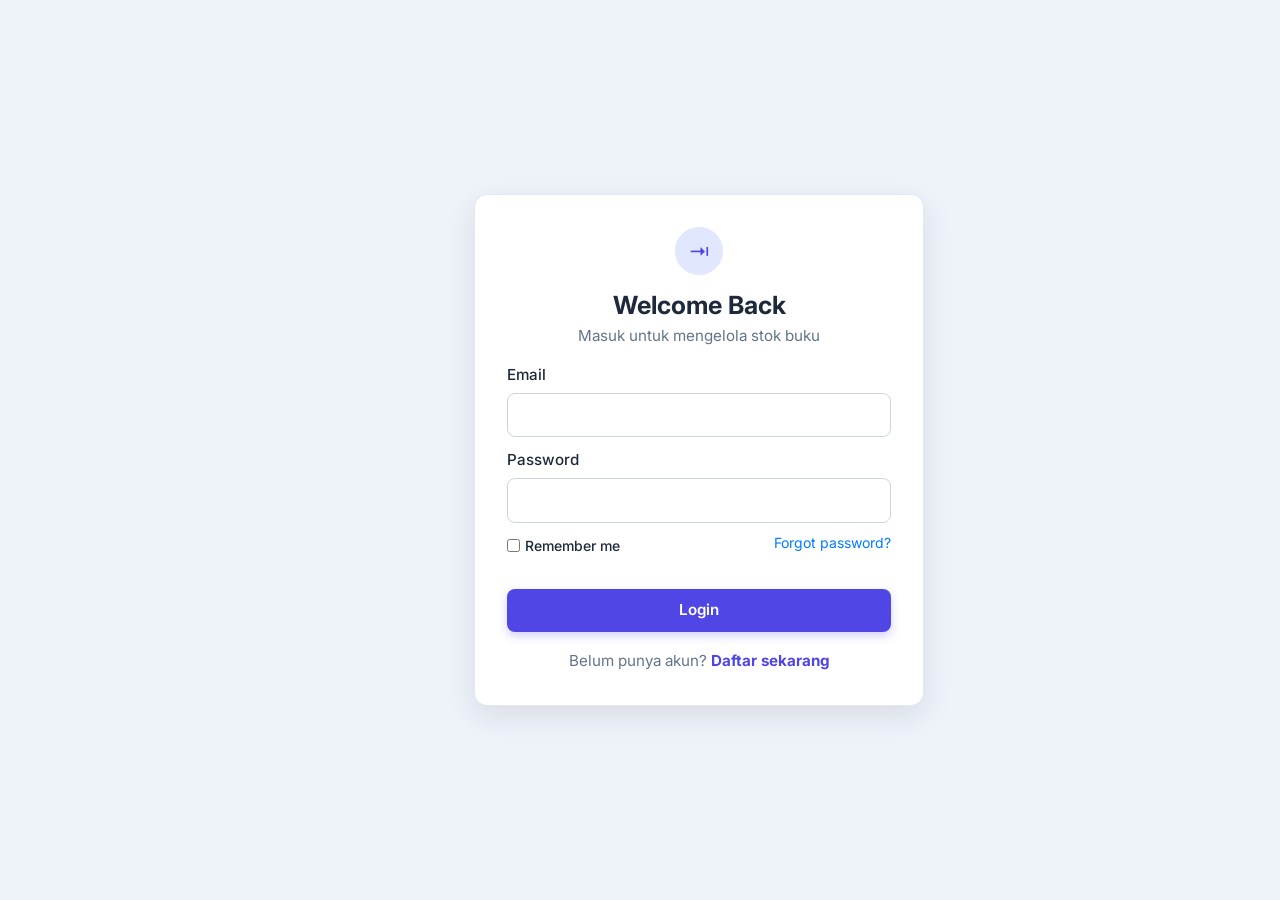
<file: tugas-uts-web1/index.html>
<!DOCTYPE html>
<html lang="id">

<head>
  <meta charset="UTF-8">
  <meta name="viewport" content="width=device-width, initial-scale=1.0">
  <title>Login | Toko Buku Online</title>
  <link href="https://fonts.googleapis.com/css2?family=Inter:wght@400;500;600;700&display=swap" rel="stylesheet">
  <link rel="stylesheet" href="css/style.css"> <!-- CSS eksternal -->

  <!-- CSS internal: khusus halaman login -->

  <style>
    body.auth {
      min-height: 100vh;
      display: flex;
      justify-content: center;
      align-items: center;
      padding: 16px
    }

    .auth .card {
      width: max(450px, 100%);
      padding: 32px;
      border-radius: 13px;
      box-shadow: 0 10px 30px #1e293b1a;
      margin: 0
    }

    .ikon-login {
      width: 48px;
      height: 48px;
      margin: 0 auto 12px;
      border-radius: 50%;
      background: var(--primer-muda);
      color: var(--primer);
      display: grid;
      place-items: center;
      font-size: 1.3rem
    }

    .auth h1,
    .auth .tengah {
      text-align: center
    }
  </style>
</head>

<body data-halaman="login" class="auth">
  <!-- Halaman login: validasi di js/script.js (initLogin) -->
  <main>
    <section class="card">
      <div class="ikon-login" aria-hidden="true">⇥</div>
      <h1>Welcome Back</h1>
      <!-- CSS inline -->
      <p class="tengah" style="color:#64748b;margin-bottom:16px">Masuk untuk mengelola stok buku</p>
      <form id="formLogin">
        <div>
          <label for="email">Email</label>
          <input type="email" id="email" required>
        </div>

        <div>
          <label for="password">Password</label>
          <input type="password" id="password" required>
        </div>
        <!-- Container untuk opsi Remember Me & Forgot Password -->
        <div class="login-options">
          <label class="remember-container">
            <input type="checkbox" id="rememberMe">
            <span>Remember me</span>
          </label>
          <a href="#" id="btnLupa" class="forgot-link">Forgot password?</a>
        </div>
        <button class="btn" type="submit" style="width:100%">Login</button>
      </form>
      <p class="tengah" style="margin-top:18px;color:#64748b">Belum punya akun? <button class="link" id="btnDaftar"
          type="button">Daftar sekarang</button></p>
      <!-- <p class="tengah"><button class="link" id="btnLupa" type="button">Lupa Password</button></p> -->
    </section>
  </main>

  <!-- Modal Lupa Password -->
  <div class="modal" id="modalLupa">
    <div class="modal-isi" role="dialog" aria-modal="true" aria-labelledby="jLupa">
      <h2 id="jLupa">Lupa Password</h2>
      <form id="formLupa">
        <label for="emailLupa">Email terdaftar</label>
        <input type="email" id="emailLupa" required>
        <button class="btn" type="submit">Kirim tautan reset</button>
        <button class="btn sekunder" type="button" data-tutup="modalLupa">Batal</button>
      </form>
    </div>
  </div>

  <!-- Modal Daftar (tombol oranye sesuai referensi) -->
  <div class="modal" id="modalDaftar">
    <div class="modal-isi" role="dialog" aria-modal="true" aria-labelledby="jDaftar">
      <h2 id="jDaftar" style="text-align:center;margin:0">Buat Akun</h2>
      <p style="text-align:center;color:#64748b">Daftarkan user baru</p>
      <form id="formDaftar">
        <label for="namaDaftar">Nama lengkap</label><input id="namaDaftar" required>
        <label for="emailDaftar">Email</label><input type="email" id="emailDaftar" required>
        <label for="passDaftar">Password (min. 6 karakter)</label><input type="password" id="passDaftar" required>
        <label for="roleDaftar">Role</label>
        <select id="roleDaftar">
          <option>User<option>
          <option>Admin</option>
        </select>
        <label for="deptDaftar">Departemen / Tenant</label>
        <select id="deptDaftar" required>
          <option value="">Pilih Departemen...</option>
          <option>Gudang</option>
          <option>Penjualan</option>
          <option>Keuangan</option>
        </select>
        <button class="btn oranye" type="submit" style="width:100%">Daftar</button>
      </form>
      <p style="text-align:center;margin-top:16px;color:#64748b">Sudah punya akun? <button class="link oranye"
          id="keLogin" type="button">Login disini</button></p>
    </div>
  </div>

  <script src="js/data.js"></script>
  <script src="js/script.js"></script>
</body>

</html>
</file>
<file: tugas-uts-web1/css/style.css>
/**
 * style.css — CSS eksternal (dipakai semua halaman)
 * Mengikuti referensi UI: warna primer indigo, aksen oranye, font Inter,
 * layout sidebar + topbar, kartu statistik berborder warna, badge IN/OUT.
 */
:root {
  --primer: #4f46e5;
  --primer-muda: #e0e7ff;
  --oranye: #f97316;
  --bg: #eef2f9;
  --teks: #1e293b;
  --abu: #64748b;
  --garis: #e2e8f0;
}
* {
  box-sizing: border-box;
  margin: 0;
  padding: 0;
}
body {
  font-family: Inter, "Segoe UI", system-ui, sans-serif;
  background: var(--bg);
  color: var(--teks);
  line-height: 1.5;
  font-size: 0.95rem;
}

h1,
h2 {
  font-weight: 700;
}

h1{
    font-size: 25px;
}

h2 {
  font-size: 1rem;
  margin-bottom: 10px;
}
/* Layout: sidebar + area konten */
.app {
  display: flex;
  min-height: 100vh;
}
.sidebar {
  width: 240px;
  flex-shrink: 0;
  background: #fff;
  border-right: 1px solid var(--garis);
  padding: 16px 12px;
}
.brand {
  display: flex;
  align-items: center;
  gap: 10px;
  font-weight: 700;
  font-size: 1.1rem;
  padding: 4px 8px 18px;
}
.logo {
  display: grid;
  place-items: center;
  width: 36px;
  height: 36px;
  border-radius: 8px;
  background: var(--primer);
  color: #fff;
}
.sidebar small {
  display: block;
  padding: 8px;
  font-size: 0.7rem;
  letter-spacing: 0.06em;
  color: var(--abu);
  font-weight: 600;
}
.sidebar a {
  display: flex;
  gap: 10px;
  align-items: center;
  padding: 9px 12px;
  margin-bottom: 2px;
  border-radius: 8px;
  color: var(--teks);
  text-decoration: none;
}
.sidebar a:hover {
  background: #f1f5f9;
}
.sidebar a.aktif {
  background: var(--primer-muda);
  color: var(--primer);
  font-weight: 600;
}
.konten {
  flex: 1;
  min-width: 0;
}
.topbar {
  background: #fff;
  border-bottom: 1px solid var(--garis);
  padding: 12px 24px;
  display: flex;
  justify-content: space-between;
  align-items: center;
  gap: 12px;
  flex-wrap: wrap;
}
.crumb strong {
  color: var(--primer);
}
.topbar .sub {
  font-size: 0.7rem;
  color: var(--abu);
  letter-spacing: 0.05em;
}
.user {
  display: flex;
  align-items: center;
  gap: 12px;
  text-align: right;
}
.user small {
  display: block;
  font-size: 0.7rem;
  color: #16a34a;
}
.avatar {
  width: 36px;
  height: 36px;
  border-radius: 50%;
  background: var(--primer);
  color: #fff;
  display: grid;
  place-items: center;
  font-weight: 700;
}
main {
  padding: 24px;
}
.login-options {
  display: flex;
  justify-content: space-between;
  align-items: center;
  margin-bottom: 15px;
  font-size: 14px;
}

.remember-container {
  display: flex;
  align-items: center;
  gap: 5px;
  cursor: pointer;
  white-space: nowrap; /* Mencegah teks turun ke baris baru */
}

.forgot-link {
  color: #007bff;
  text-decoration: none;
}

.forgot-link:hover {
  text-decoration: underline;
}

footer {
  text-align: center;
  padding: 16px;
  font-size: 0.85rem;
  color: var(--abu);
}
/* Komponen umum */
.card {
  background: #fff;
  border-radius: 12px;
  padding: 20px;
  border: 1px solid var(--garis);
  margin-bottom: 20px;
}
.grid {
  display: grid;
  grid-template-columns: repeat(auto-fit, minmax(210px, 1fr));
  gap: 16px;
}
label {
  display: block;
  margin: 12px 0 6px;
  font-weight: 500;
}
input,
select {
  width: 100%;
  padding: 10px 12px;
  border: 1px solid #cbd5e1;
  border-radius: 8px;
  font: inherit;
  background: #fff;
}
input:focus,
select:focus,
button:focus-visible,
a:focus-visible {
  outline: 3px solid var(--primer-muda);
  border-color: var(--primer);
}
.btn {
  padding: 10px 18px;
  border: 0;
  border-radius: 8px;
  background: var(--primer);
  color: #fff;
  font: inherit;
  font-weight: 600;
  cursor: pointer;
  margin-top: 12px;
  box-shadow: 0 4px 10px #4f46e540;
}
.btn:hover {
  filter: brightness(0.92);
}
.btn.oranye {
  background: var(--oranye);
  box-shadow: 0 4px 10px #f9731640;
}
.btn.sekunder {
  background: #fff;
  color: var(--teks);
  border: 1px solid #cbd5e1;
  box-shadow: none;
  margin: 0;
}
.btn.bahaya {
  background: #e11d48;
  box-shadow: none;
  margin: 0;
}
.btn.kecil {
  padding: 6px 12px;
  margin: 0;
}
.link {
  background: none;
  border: 0;
  color: var(--primer);
  font: inherit;
  font-weight: 700;
  cursor: pointer;
}
.link.oranye {
  color: var(--oranye);
}
.pesan {
  color: #e11d48;
  font-size: 0.9rem;
  min-height: 1.3em;
  margin-top: 8px;
}
/* Kartu statistik (border kiri berwarna) */
.stats {
  margin-bottom: 20px;
}
.stat {
  position: relative;
  background: #fff;
  border: 1px solid var(--garis);
  border-left: 4px solid var(--c);
  border-radius: 10px;
  padding: 17px;
}
.stat p {
  font-size: 0.72rem;
  font-weight: 600;
  letter-spacing: 0.05em;
  color: var(--abu);
  text-transform: uppercase;
}
.stat strong {
  display: block;
  font-size: 1.8rem;
}
.stat .ikon {
  position: absolute;
  right: 19px;
  top: 17px;
  width: 40px;
  height: 40px;
  display: grid;
  place-items: center;
  border-radius: 8px;
  background: color-mix(in srgb, var(--c) 14%, #fff);
}
.biru {
  --c: #2563eb;
}
.hijau {
  --c: #16a34a;
}
.merah {
  --c: #e11d48;
}
.kuning {
  --c: #f59e0b;
}
/* Tombol menu dashboard */
.menu-btn {
  display: block;
  padding: 22px 16px;
  text-align: center;
  background: #fff;
  color: var(--teks);
  border: 1px solid var(--garis);
  border-radius: 10px;
  font: inherit;
  font-weight: 600;
  cursor: pointer;
  text-decoration: none;
}
.menu-btn:hover {
  border-color: var(--primer);
  color: var(--primer);
}
/* Tabel & badge */
.tabel {
  overflow-x: auto;
}
table {
  width: 100%;
  border-collapse: collapse;
}
th,
td {
  padding: 10px 8px;
  border-bottom: 1px solid var(--garis);
  text-align: left;
  vertical-align: middle;
}
th {
  background: #f8fafc;
  font-size: 0.72rem;
  letter-spacing: 0.04em;
  text-transform: uppercase;
  color: var(--abu);
}
td img {
  width: 46px;
  border-radius: 4px;
  display: block;
}
td input {
  width: 70px;
}
.badge {
  display: inline-block;
  padding: 2px 10px;
  border-radius: 6px;
  font-size: 0.75rem;
  font-weight: 700;
}
.badge.in {
  background: #dcfce7;
  color: #15803d;
}
.badge.out {
  background: #ffedd5;
  color: #c2410c;
}
.total {
  margin-top: 12px;
  color: var(--abu);
}
/* Modal / pop-up */
.modal {
  display: none;
  position: fixed;
  inset: 0;
  background: rgb(232, 234, 238); 
  align-items: center;
  justify-content: center;
  z-index: 9;
  
  animation: modalMuncul 0.3s ease-out forwards;
}

/* Mendefinisikan pergerakan animasinya */
@keyframes modalMuncul {
  from {
    opacity: 0;
    transform: scale(0.8); /* Mulai dari ukuran 80% */
  }
  to {
    opacity: 1;
    transform: scale(1); /* Kembali ke ukuran 100% (normal) */
  }
}
.modal.aktif {
  display: flex;
  justify-content: center;
}
.modal-isi {
  background: #fff;
  padding: 28px;
  border-radius: 16px;
  width: min(440px, 100%);
  max-height: 90vh;
  overflow: auto;
}
.modal-isi .btn {
  margin-right: 6px;
}
/* Tracking */
dl {
  display: grid;
  grid-template-columns: max-content 1fr;
  gap: 6px 24px;
}
dt {
  color: var(--abu);
}
dd {
  font-weight: 600;
}
.progress {
  background: var(--garis);
  border-radius: 99px;
  height: 18px;
  overflow: hidden;
  margin-top: 16px;
}
.progress div {
  height: 100%;
  background: var(--primer);
  transition: width 0.6s;
}
.langkah {
  display: flex;
  justify-content: space-between;
  gap: 4px;
  font-size: 0.8rem;
  margin-top: 6px;
  color: var(--abu);
}
.langkah .on {
  font-weight: 700;
  color: var(--primer);
}
@media (max-width: 800px) {
  .app {
    flex-direction: column;
  }
  .sidebar {
    width: 100%;
    display: flex;
    flex-wrap: wrap;
    align-items: center;
    gap: 4px;
  }
  .sidebar small {
    display: none;
  }
  .brand {
    padding: 0 8px;
  }
  .langkah {
    flex-direction: column;
  }
}
@media (prefers-reduced-motion: reduce) {
  .progress div {
    transition: none;
  }
}
</file>
